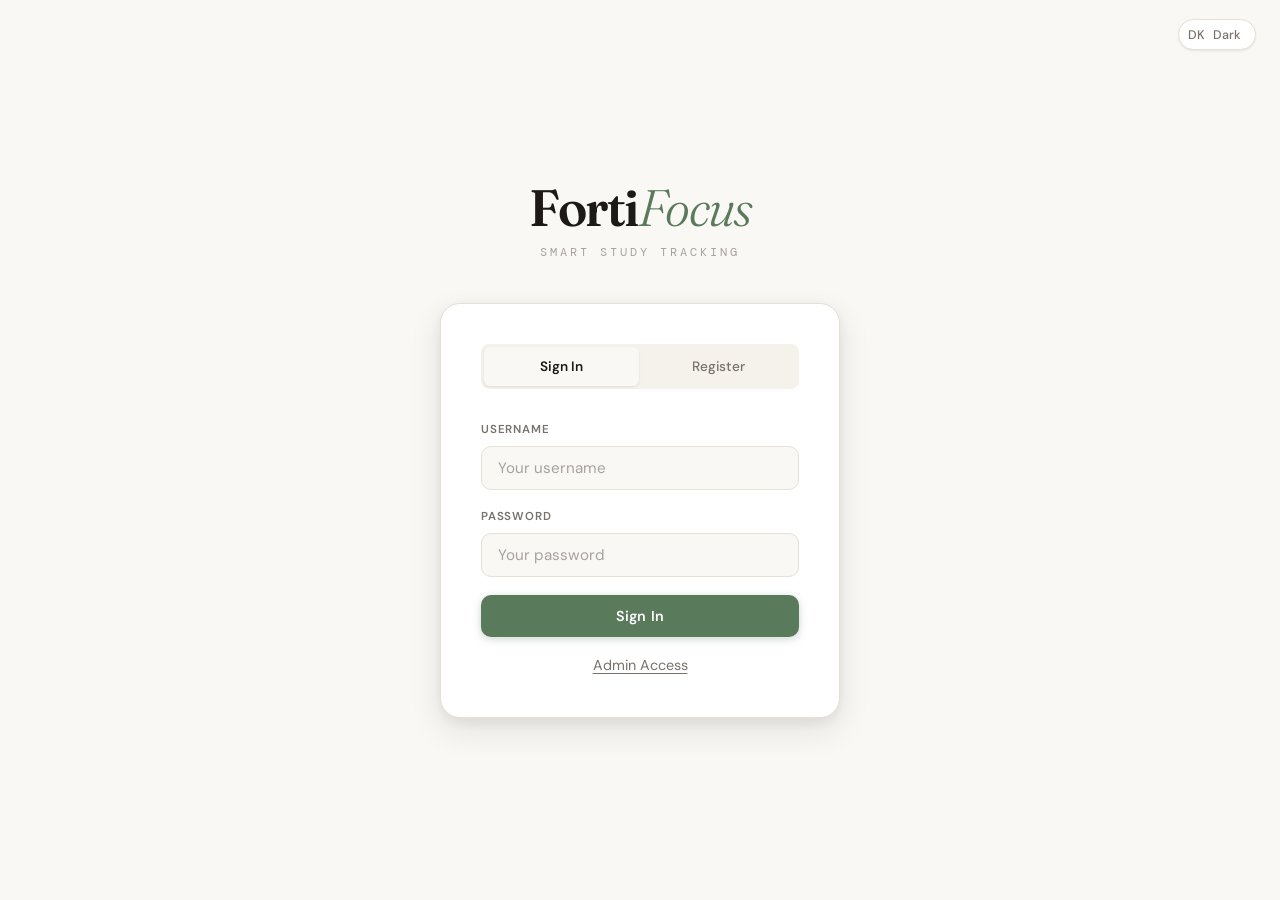
<file: index.html>
﻿<!DOCTYPE html>
<html lang="en">
<head>
<meta charset="UTF-8">
<meta name="viewport" content="width=device-width, initial-scale=1.0">
<title>FortiFocus &ndash; Smart Study Tracker</title>
<link href="https://fonts.googleapis.com/css2?family=DM+Sans:wght@400;500;600;700&family=DM+Mono:wght@400;500&family=Fraunces:opsz,wght@9..144,300;9..144,400;9..144,600&display=swap" rel="stylesheet">
<link rel="stylesheet" href="style.css">
</head>
<body>

<div id="authScreen" class="screen active">
  <button class="auth-theme-btn" onclick="toggleTheme()" id="authThemeBtn">
    <span id="authThemeIcon">TH</span> <span id="authThemeLabel">Dark</span>
  </button>
  <div class="brand-lockup">
    <h1>Forti<em>Focus</em></h1>
    <p class="tagline">Smart Study Tracking</p>
  </div>
  <div class="auth-card">
    <div class="auth-tabs">
      <div class="auth-tab active" onclick="switchTab('login')">Sign In</div>
      <div class="auth-tab" onclick="switchTab('register')">Register</div>
    </div>
    <div id="loginForm" class="auth-form active">
      <div class="form-group">
        <label>Username</label>
        <input type="text" id="loginUser" placeholder="Your username">
      </div>
      <div class="form-group">
        <label>Password</label>
        <input type="password" id="loginPass" placeholder="Your password" onkeydown="if(event.key==='Enter')handleLogin()">
      </div>
      <div class="error-msg" id="loginError"></div>
      <button class="btn btn-primary" onclick="handleLogin()">Sign In</button>
    </div>
    <div id="registerForm" class="auth-form">
      <div class="form-group">
        <label>Username</label>
        <input type="text" id="regUser" placeholder="Choose a username">
      </div>
      <div class="form-group">
        <label>Email</label>
        <input type="email" id="regEmail" placeholder="you@email.com">
      </div>
      <div class="form-group">
        <label>Password</label>
        <input type="password" id="regPass" placeholder="Create a password (6+ chars)">
      </div>
      <div class="form-group">
        <label>Confirm Password</label>
        <input type="password" id="regPass2" placeholder="Repeat password">
      </div>
      <div class="error-msg" id="registerError"></div>
      <button class="btn btn-primary" onclick="handleRegister()">Create Account</button>
    </div>
    <div class="admin-entry">
      <button class="admin-link-btn" onclick="openAdminAuth()">Admin Access</button>
    </div>
  </div>
</div>

<div id="adminAuthScreen" class="admin-auth-screen">
  <div class="admin-auth-card">
    <div class="admin-auth-head">
      <h2>Admin Authentication</h2>
      <p>Sign in as administrator to open the dashboard.</p>
    </div>
    <div class="form-group">
      <label>Admin Username</label>
      <input type="text" id="adminUser" placeholder="admin">
    </div>
    <div class="form-group">
      <label>Admin Password</label>
      <input type="password" id="adminPass" placeholder="Enter admin password" onkeydown="if(event.key==='Enter')handleAdminLogin()">
    </div>
    <div class="error-msg" id="adminError"></div>
    <div class="admin-auth-actions">
      <button class="btn btn-ghost" onclick="closeAdminAuth()">Back</button>
      <button class="btn btn-primary" onclick="handleAdminLogin()">Open Dashboard</button>
    </div>
  </div>
</div>

<div id="appScreen" class="screen">
  <div class="topbar">
    <div class="topbar-brand">Forti<em>Focus</em></div>
    <div class="topbar-user">
      <div class="user-chip">Signed in as <strong id="topUser">&mdash;</strong></div>
      <div class="theme-toggle-wrap">
        <span class="theme-icon" id="topThemeIcon">TH</span>
        <button class="theme-toggle" onclick="toggleTheme()" id="topThemeToggle" title="Toggle dark/light mode"></button>
      </div>
      <button class="btn btn-ghost btn-sm" onclick="handleLogout()">Logout</button>
    </div>
  </div>
  <div class="nav-bar">
    <div class="nav-tab active" onclick="goPage('dashboard')">Dashboard</div>
    <div class="nav-tab" onclick="goPage('timer')">Focus Timer</div>
    <div class="nav-tab" onclick="goPage('history')">History</div>
    <div class="nav-tab" onclick="goPage('streaks')">Streaks</div>
    <div class="nav-tab" onclick="goPage('chat')">Study Chat</div>
  </div>

  <div id="dashboardPage" class="page active">
    <div class="page-header">
      <h2>Good to see you <em id="dashGreeting"></em></h2>
      <p>Here's your productivity at a glance</p>
    </div>
    <div class="stats-grid">
      <div class="stat-card stat-streak">
        <div class="s-label">Current Streak</div>
        <div class="s-value" id="statStreak">0</div>
        <div class="s-sub">consecutive days</div>
      </div>
      <div class="stat-card stat-total">
        <div class="s-label">Total Sessions</div>
        <div class="s-value" id="statTotal">0</div>
        <div class="s-sub">all time</div>
      </div>
      <div class="stat-card stat-time">
        <div class="s-label">Focus Time</div>
        <div class="s-value" id="statTime">0</div>
        <div class="s-sub">minutes focused</div>
      </div>
      <div class="stat-card stat-success">
        <div class="s-label">Success Rate</div>
        <div class="s-value" id="statRate">0%</div>
        <div class="s-sub" id="statRateSub">no sessions yet</div>
        <div class="progress-bar"><div class="progress-fill" id="rateFill" style="width:0%"></div></div>
      </div>
    </div>
    <div class="section-heading">Recent Sessions</div>
    <div id="recentList" class="history-list"></div>
  </div>

  <div id="timerPage" class="page">
    <div class="page-header">
      <h2>Focus <em>Timer</em></h2>
      <p>Set your session and start focusing</p>
    </div>
    <div class="timer-layout">
      <div class="timer-card">
        <div class="timer-label">Session Timer</div>
        <div class="ring-wrap">
          <svg width="190" height="190" viewBox="0 0 190 190">
            <circle class="ring-bg" cx="95" cy="95" r="85"/>
            <circle class="ring-fg" id="ringFg" cx="95" cy="95" r="85"/>
          </svg>
          <div class="ring-center">
            <div class="ring-time" id="ringTime">25:00</div>
            <div class="ring-phase" id="ringPhase">ready</div>
          </div>
        </div>
        <div class="dur-row" id="durRow">
          <button class="dur-btn" onclick="pickDur(15,this)">15m</button>
          <button class="dur-btn active" onclick="pickDur(25,this)">25m</button>
          <button class="dur-btn" onclick="pickDur(30,this)">30m</button>
          <button class="dur-btn" onclick="pickDur(45,this)">45m</button>
          <button class="dur-btn" onclick="pickDur(60,this)">60m</button>
        </div>
        <div class="timer-btns">
          <button class="btn btn-primary" id="startBtn" onclick="startTimer()">Start</button>
          <button class="btn btn-danger" id="stopBtn" style="display:none" onclick="stopTimer()">Stop</button>
        </div>
      </div>
      <div class="session-panel">
        <div class="panel-label">Session Details</div>
        <div class="form-group">
          <label>Subject / Task</label>
          <input class="subject-field" type="text" id="sessSubject" placeholder="e.g. Math Chapter 3, Python review...">
        </div>
        <div>
          <div class="panel-label" style="margin-bottom:.5rem">Status</div>
          <div class="pill pill-idle" id="sessStatus"><span class="dot"></span> IDLE</div>
        </div>
        <div class="divider"></div>
        <div class="panel-label">Completed today</div>
        <div class="today-big" id="todayCount">0</div>
        <div style="font-size:.75rem;color:var(--ink-4);margin-top:.2rem">sessions finished</div>
      </div>
    </div>
  </div>

  <div id="historyPage" class="page">
    <div class="page-header">
      <h2>Session <em>History</em></h2>
      <p>Every study session you've logged</p>
    </div>
    <div id="historyList" class="history-list"></div>
  </div>

  <div id="streaksPage" class="page">
    <div class="page-header">
      <h2>Streak <em>Tracker</em></h2>
      <p>Stay consistent, build momentum</p>
    </div>
    <div class="stats-grid" style="max-width:640px;margin-bottom:2rem">
      <div class="stat-card stat-streak">
        <div class="s-label">Current Streak</div>
        <div class="s-value" id="strkCur">0</div>
        <div class="s-sub">days</div>
      </div>
      <div class="stat-card">
        <div class="s-label">Best Streak</div>
        <div class="s-value" id="strkBest">0</div>
        <div class="s-sub">days</div>
      </div>
      <div class="stat-card stat-time">
        <div class="s-label">Active Days</div>
        <div class="s-value" id="strkActive">0</div>
        <div class="s-sub">days studied</div>
      </div>
    </div>
    <div class="section-heading">Last 60 Days</div>
    <div class="streak-grid" id="streakGrid"></div>
    <div class="streak-legend">
      <div class="legend-item"><div class="legend-swatch" style="background:rgba(90,122,92,.5);border:1px solid var(--sage)"></div>Studied</div>
      <div class="legend-item"><div class="legend-swatch" style="background:var(--paper-2);border:1px solid var(--border)"></div>No session</div>
      <div class="legend-item"><div class="legend-swatch" style="background:var(--paper-2);border:2px solid var(--amber)"></div>Today</div>
    </div>
  </div>

  <div id="chatPage" class="page">
    <div class="page-header">
      <h2>Study <em>Chat</em></h2>
      <p>Your personal study assistant &mdash; powered by SEMAJ</p>
    </div>
    <div class="chat-wrap">
      <div class="chat-head">
        <div class="bot-orb">AI</div>
        <div>
          <div class="bot-name-text">SEMAJ AI</div>
          <div class="bot-online">LIVE</div>
        </div>
      </div>
      <div class="chat-msgs" id="chatMsgs">
        <div class="msg bot">
          <div class="msg-av">AI</div>
          <div class="msg-bub">
            Hi there! I'm <strong>SEMAJ AI</strong>, your personal study assistant.<br><br>
            I can help with study strategies, time management, subject questions, and keeping you motivated. What's on your mind?
          </div>
        </div>
      </div>
      <div class="chat-foot">
        <textarea class="chat-input" id="chatInput" rows="1"
          placeholder="Ask me anything about studying..."
          onkeydown="chatKey(event)"
          oninput="autoResize(this)"></textarea>
        <button class="send-btn" onclick="sendChat()">Send</button>
      </div>
    </div>
  </div>

</div>

<script src="index.js"></script>
</body>
</html>
</file>
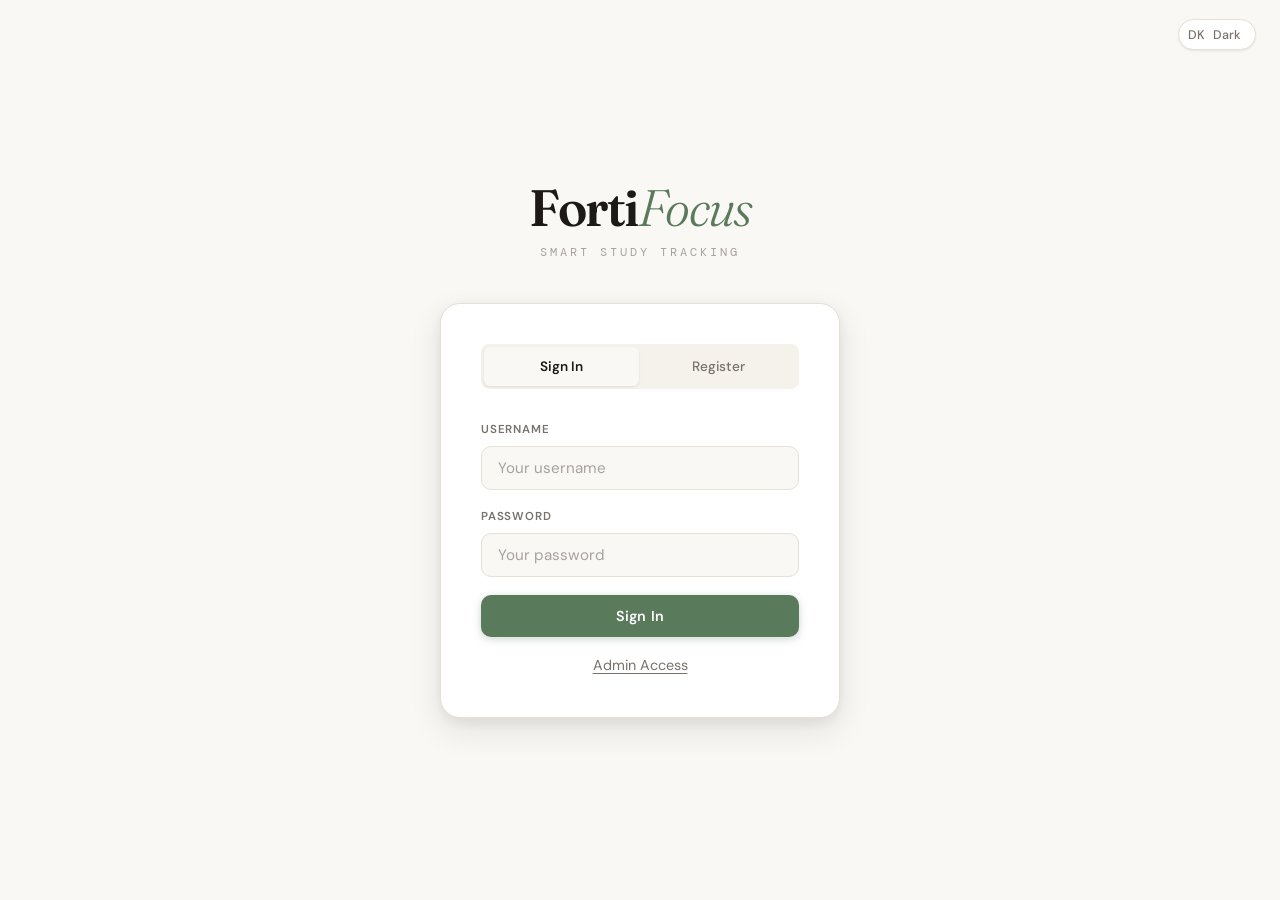
<file: admin.html>
﻿<!DOCTYPE html>
<html lang="en">
<head>
<meta charset="UTF-8">
<meta name="viewport" content="width=device-width, initial-scale=1.0">
<title>FortiFocus - Admin Dashboard</title>
<link href="https://fonts.googleapis.com/css2?family=DM+Sans:wght@400;500;600;700&family=DM+Mono:wght@400;500&family=Fraunces:opsz,wght@9..144,300;9..144,400;9..144,600&display=swap" rel="stylesheet">
<link rel="stylesheet" href="style.css">
</head>
<body>
<div id="adminApp">
  <div class="topbar">
    <div class="topbar-left">
      <div class="topbar-brand">Forti<em>Focus</em></div>
      <div class="admin-pill">Admin</div>
    </div>
    <div class="topbar-right">
      <div class="theme-toggle-wrap">
        <span class="theme-icon" id="themeIcon">TH</span>
        <button class="theme-toggle" id="themeToggle" onclick="toggleTheme()" title="Toggle dark/light mode"></button>
      </div>
      <div class="last-refresh" id="lastRefresh">-</div>
      <button class="refresh-btn" onclick="loadData()">Refresh</button>
      <button class="logout-btn" onclick="adminLogout()">Logout</button>
    </div>
  </div>

  <div class="content">
    <div class="kpi-grid" id="kpiGrid">
      <div class="kpi k1">
        <div class="kpi-label">Total Users</div>
        <div class="kpi-val" id="kpiUsers">0</div>
        <div class="kpi-sub">registered accounts</div>
      </div>
      <div class="kpi k2">
        <div class="kpi-label">Total Sessions</div>
        <div class="kpi-val" id="kpiSessions">0</div>
        <div class="kpi-sub">all time</div>
      </div>
      <div class="kpi k3">
        <div class="kpi-label">Completed</div>
        <div class="kpi-val" id="kpiCompleted">0</div>
        <div class="kpi-sub" id="kpiRate">-</div>
      </div>
      <div class="kpi k4">
        <div class="kpi-label">Total Focus</div>
        <div class="kpi-val" id="kpiFocus">0</div>
        <div class="kpi-sub">minutes</div>
      </div>
      <div class="kpi k5">
        <div class="kpi-label">Active Today</div>
        <div class="kpi-val" id="kpiToday">0</div>
        <div class="kpi-sub">users with sessions today</div>
      </div>
    </div>

    <div class="sec-header">
      <div class="sec-title">Registered Users <span id="userCount"></span></div>
    </div>
    <div class="controls">
      <input class="search-box" type="text" id="searchInput" placeholder="Search by username or email" oninput="renderTable()">
      <select class="filter-select" id="sortSelect" onchange="renderTable()">
        <option value="newest">Sort: Newest First</option>
        <option value="oldest">Sort: Oldest First</option>
        <option value="sessions_desc">Sort: Most Sessions</option>
        <option value="streak_desc">Sort: Highest Streak</option>
        <option value="alpha">Sort: A to Z</option>
      </select>
      <select class="filter-select" id="filterActive" onchange="renderTable()">
        <option value="all">All Users</option>
        <option value="active">Active Today</option>
        <option value="inactive">Inactive</option>
      </select>
    </div>
    <div class="table-wrap">
      <table>
        <thead>
          <tr>
            <th>User</th>
            <th>Email</th>
            <th>Registered</th>
            <th>Sessions</th>
            <th>Focus Time</th>
            <th>Streak</th>
            <th>Success %</th>
            <th>Last Active</th>
            <th>Actions</th>
          </tr>
        </thead>
        <tbody id="userTableBody"></tbody>
      </table>
    </div>

    <div class="sec-header">
      <div class="sec-title">All Sessions Log <span id="sessionCount"></span></div>
    </div>
    <div class="log-filters">
      <input class="search-box" type="text" id="sessSearch" placeholder="Search by user or subject" oninput="renderSessionLog()">
      <select class="filter-select" id="sessStatusFilter" onchange="renderSessionLog()">
        <option value="all">All Statuses</option>
        <option value="completed">Completed</option>
        <option value="interrupted">Interrupted</option>
      </select>
      <select class="filter-select" id="sessUserFilter" onchange="renderSessionLog()">
        <option value="all">All Users</option>
      </select>
    </div>
    <div class="table-wrap">
      <table>
        <thead>
          <tr>
            <th>User</th>
            <th>Subject</th>
            <th>Date &amp; Time</th>
            <th>Planned</th>
            <th>Actual</th>
            <th>Status</th>
          </tr>
        </thead>
        <tbody id="sessionLogBody"></tbody>
      </table>
    </div>
  </div>
</div>

<div class="modal-overlay" id="userModal">
  <div class="modal">
    <div class="modal-header">
      <div style="display:flex;align-items:center;gap:.75rem;">
        <div class="avatar" id="modalAvatar" style="width:40px;height:40px;font-size:1rem;"></div>
        <div>
          <h3 id="modalName">-</h3>
          <div style="font-size:.72rem;color:var(--ink-4);font-family:'DM Mono',monospace;" id="modalEmail">-</div>
        </div>
      </div>
      <button class="modal-close" onclick="closeModal()">x</button>
    </div>
    <div class="modal-body">
      <div class="modal-stats" id="modalStats"></div>
      <div class="modal-sec">Session History</div>
      <div class="sess-list" id="modalSessions"></div>
    </div>
  </div>
</div>

<div class="confirm-overlay" id="confirmOverlay">
  <div class="confirm-box">
    <div class="confirm-icon">Delete</div>
    <h3>Delete User?</h3>
    <p id="confirmMsg">This will permanently remove the user and all their session data.</p>
    <div class="confirm-actions">
      <button class="btn-cancel" onclick="closeConfirm()">Cancel</button>
      <button class="btn-confirm-del" onclick="confirmDelete()">Yes, Delete</button>
    </div>
  </div>
</div>

<script src="admin.js"></script>
</body>
</html>
</file>
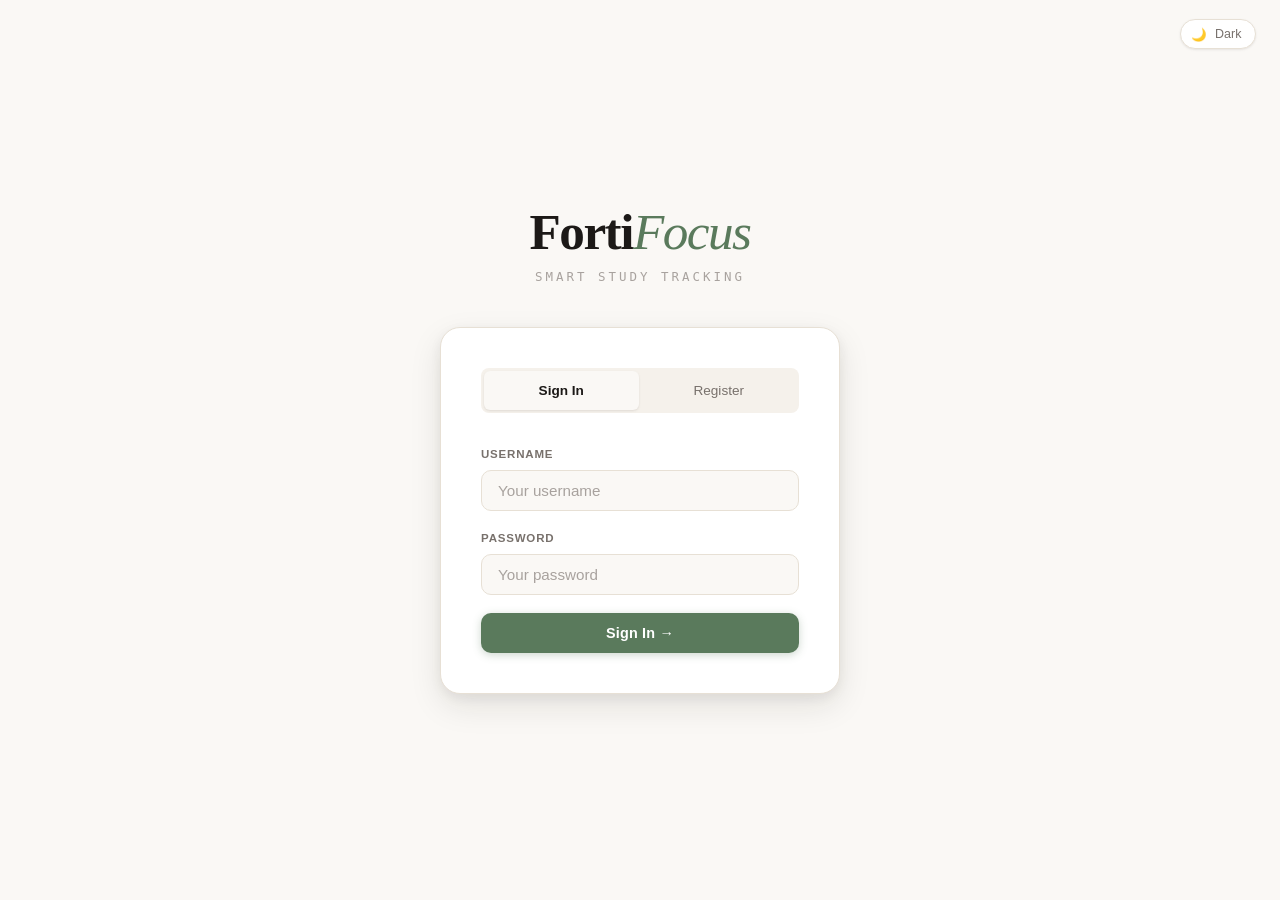
<file: Fortifocus.html>
<!DOCTYPE html>
<html lang="en">
<head>
<meta charset="UTF-8">
<meta name="viewport" content="width=device-width, initial-scale=1.0">
<title>FortiFocus – Smart Study Tracker</title>
<link rel="stylesheet" href="style.css">
<style>

</style>

</head>
<body>

<!-- ── AUTH ── -->
<div id="authScreen" class="screen active">
  <button class="auth-theme-btn" onclick="toggleTheme()" id="authThemeBtn">
    <span id="authThemeIcon">🌙</span> <span id="authThemeLabel">Dark</span>
  </button>
  <div class="brand-lockup">
    <h1>Forti<em>Focus</em></h1>
    <p class="tagline">Smart Study Tracking</p>
  </div>
  <div class="auth-card">
    <div class="auth-tabs">
      <div class="auth-tab active" onclick="switchTab('login')">Sign In</div>
      <div class="auth-tab" onclick="switchTab('register')">Register</div>
    </div>
    <!-- Login -->
    <div id="loginForm" class="auth-form active">
      <div class="form-group">
        <label>Username</label>
        <input type="text" id="loginUser" placeholder="Your username">
      </div>
      <div class="form-group">
        <label>Password</label>
        <input type="password" id="loginPass" placeholder="Your password" onkeydown="if(event.key==='Enter')handleLogin()">
      </div>
      <div class="error-msg" id="loginError"></div>
      <button class="btn btn-primary" onclick="handleLogin()">Sign In →</button>
    </div>
    <!-- Register -->
    <div id="registerForm" class="auth-form">
      <div class="form-group">
        <label>Username</label>
        <input type="text" id="regUser" placeholder="Choose a username">
      </div>
      <div class="form-group">
        <label>Email</label>
        <input type="email" id="regEmail" placeholder="you@email.com">
      </div>
      <div class="form-group">
        <label>Password</label>
        <input type="password" id="regPass" placeholder="Create a password (6+ chars)">
      </div>
      <div class="form-group">
        <label>Confirm Password</label>
        <input type="password" id="regPass2" placeholder="Repeat password">
      </div>
      <div class="error-msg" id="registerError"></div>
      <button class="btn btn-primary" onclick="handleRegister()">Create Account →</button>
    </div>
  </div>
</div>

<!-- ── APP ── -->
<div id="appScreen" class="screen">
  <div class="topbar">
    <div class="topbar-brand">Forti<em>Focus</em></div>
    <div class="topbar-user">
      <div class="user-chip">Signed in as <strong id="topUser">—</strong></div>
      <div class="theme-toggle-wrap">
        <span class="theme-icon" id="topThemeIcon">🌙</span>
        <button class="theme-toggle" onclick="toggleTheme()" id="topThemeToggle" title="Toggle dark/light mode"></button>
      </div>
      <button class="btn btn-ghost btn-sm" onclick="handleLogout()">Logout</button>
    </div>
  </div>
  <div class="nav-bar">
    <div class="nav-tab active"  onclick="goPage('dashboard')">Dashboard</div>
    <div class="nav-tab"         onclick="goPage('timer')">Focus Timer</div>
    <div class="nav-tab"         onclick="goPage('history')">History</div>
    <div class="nav-tab"         onclick="goPage('streaks')">Streaks</div>
    <div class="nav-tab"         onclick="goPage('chat')">✦ AI Chat</div>
  </div>

  <!-- DASHBOARD -->
  <div id="dashboardPage" class="page active">
    <div class="page-header">
      <h2>Good to see you <em id="dashGreeting"></em></h2>
      <p>Here's your productivity at a glance</p>
    </div>
    <div class="stats-grid">
      <div class="stat-card stat-streak">
        <div class="s-label"><span class="s-icon">🔥</span>Current Streak</div>
        <div class="s-value" id="statStreak">0</div>
        <div class="s-sub">consecutive days</div>
      </div>
      <div class="stat-card stat-total">
        <div class="s-label"><span class="s-icon">📚</span>Total Sessions</div>
        <div class="s-value" id="statTotal">0</div>
        <div class="s-sub">all time</div>
      </div>
      <div class="stat-card stat-time">
        <div class="s-label"><span class="s-icon">⏱</span>Focus Time</div>
        <div class="s-value" id="statTime">0</div>
        <div class="s-sub">minutes focused</div>
      </div>
      <div class="stat-card stat-success">
        <div class="s-label"><span class="s-icon">✓</span>Success Rate</div>
        <div class="s-value" id="statRate">0%</div>
        <div class="s-sub" id="statRateSub">no sessions yet</div>
        <div class="progress-bar"><div class="progress-fill" id="rateFill" style="width:0%"></div></div>
      </div>
    </div>
    <div class="section-heading">Recent Sessions</div>
    <div id="recentList" class="history-list"></div>
  </div>

  <!-- TIMER -->
  <div id="timerPage" class="page">
    <div class="page-header">
      <h2>Focus <em>Timer</em></h2>
      <p>Set your session and start focusing</p>
    </div>
    <div class="timer-layout">
      <div class="timer-card">
        <div class="timer-label">⏱ Session Timer</div>
        <div class="ring-wrap">
          <svg width="190" height="190" viewBox="0 0 190 190">
            <circle class="ring-bg" cx="95" cy="95" r="85"/>
            <circle class="ring-fg" id="ringFg" cx="95" cy="95" r="85"/>
          </svg>
          <div class="ring-center">
            <div class="ring-time" id="ringTime">25:00</div>
            <div class="ring-phase" id="ringPhase">ready</div>
          </div>
        </div>
        <div class="dur-row" id="durRow">
          <button class="dur-btn" onclick="pickDur(15,this)">15m</button>
          <button class="dur-btn active" onclick="pickDur(25,this)">25m</button>
          <button class="dur-btn" onclick="pickDur(30,this)">30m</button>
          <button class="dur-btn" onclick="pickDur(45,this)">45m</button>
          <button class="dur-btn" onclick="pickDur(60,this)">60m</button>
        </div>
        <div class="timer-btns">
          <button class="btn btn-primary" id="startBtn" onclick="startTimer()">▶ Start</button>
          <button class="btn btn-danger" id="stopBtn" style="display:none" onclick="stopTimer()">⏹ Stop</button>
        </div>
      </div>
      <div class="session-panel">
        <div class="panel-label">📝 Session Details</div>
        <div class="form-group">
          <label>Subject / Task</label>
          <input class="subject-field" type="text" id="sessSubject" placeholder="e.g. Math Chapter 3, Python review…">
        </div>
        <div>
          <div class="panel-label" style="margin-bottom:.5rem">Status</div>
          <div class="pill pill-idle" id="sessStatus"><span class="dot"></span> IDLE</div>
        </div>
        <div class="divider"></div>
        <div class="panel-label">Completed today</div>
        <div class="today-big" id="todayCount">0</div>
        <div style="font-size:.75rem;color:var(--ink-4);margin-top:.2rem">sessions finished</div>
      </div>
    </div>
  </div>

  <!-- HISTORY -->
  <div id="historyPage" class="page">
    <div class="page-header">
      <h2>Session <em>History</em></h2>
      <p>Every study session you've logged</p>
    </div>
    <div id="historyList" class="history-list"></div>
  </div>

  <!-- STREAKS -->
  <div id="streaksPage" class="page">
    <div class="page-header">
      <h2>Streak <em>Tracker</em></h2>
      <p>Stay consistent, build momentum</p>
    </div>
    <div class="stats-grid" style="max-width:640px;margin-bottom:2rem">
      <div class="stat-card stat-streak">
        <div class="s-label">🔥 Current Streak</div>
        <div class="s-value" id="strkCur">0</div>
        <div class="s-sub">days</div>
      </div>
      <div class="stat-card">
        <div class="s-label">🏆 Best Streak</div>
        <div class="s-value" id="strkBest">0</div>
        <div class="s-sub">days</div>
      </div>
      <div class="stat-card stat-time">
        <div class="s-label">📅 Active Days</div>
        <div class="s-value" id="strkActive">0</div>
        <div class="s-sub">days studied</div>
      </div>
    </div>
    <div class="section-heading">Last 60 Days</div>
    <div class="streak-grid" id="streakGrid"></div>
    <div class="streak-legend">
      <div class="legend-item"><div class="legend-swatch" style="background:rgba(90,122,92,.5);border:1px solid var(--sage)"></div>Studied</div>
      <div class="legend-item"><div class="legend-swatch" style="background:var(--paper-2);border:1px solid var(--border)"></div>No session</div>
      <div class="legend-item"><div class="legend-swatch" style="background:var(--paper-2);border:2px solid var(--amber)"></div>Today</div>
    </div>
  </div>

  <!-- CHAT -->
  <div id="chatPage" class="page">
    <div class="page-header">
      <h2>✦ AI <em>Chat</em></h2>
      <p>Your personal study assistant — powered by SEMAJ</p>
    </div>
    <div id="apiNotice" class="key-notice show">
      ⚠ No API key configured. Paste your Anthropic API key below to enable AI responses.
    </div>
    <div class="key-row">
      <input type="password" class="key-input" id="apiKeyInput" placeholder="Paste your Anthropic API key here (sk-ant-...)">
      <button class="btn btn-primary btn-sm" onclick="saveKey()">Save Key</button>
    </div>
    <div class="chat-wrap">
      <div class="chat-head">
        <div class="bot-orb">🧠</div>
        <div>
          <div class="bot-name-text">SEMAJ AI</div>
          <div class="bot-online">● online</div>
        </div>
      </div>
      <div class="chat-msgs" id="chatMsgs">
        <div class="msg bot">
          <div class="msg-av">🧠</div>
          <div class="msg-bub">
            Hi there! I'm <strong>SEMAJ AI</strong>, your personal study assistant. 👋<br><br>
            I can help with study strategies, time management, subject questions, and keeping you motivated. What's on your mind?
          </div>
        </div>
      </div>
      <div class="chat-foot">
        <textarea class="chat-input" id="chatInput" rows="1"
          placeholder="Ask me anything about studying…"
          onkeydown="chatKey(event)"
          oninput="autoResize(this)"></textarea>
        <button class="send-btn" onclick="sendChat()">➤</button>
      </div>
    </div>
  </div>

</div><!-- /appScreen -->

<script>
/* ─── THEME ─── */
let isDark = DB_theme_get();
function DB_theme_get(){ return localStorage.getItem('ff_theme')==='dark'; }
function applyTheme(dark){
  document.documentElement.setAttribute('data-theme', dark ? 'dark' : 'light');
  const icon = dark ? '☀️' : '🌙';
  const label = dark ? 'Light' : 'Dark';
  const ti = document.getElementById('topThemeIcon');
  const ai = document.getElementById('authThemeIcon');
  const al = document.getElementById('authThemeLabel');
  if(ti) ti.textContent = icon;
  if(ai) ai.textContent = icon;
  if(al) al.textContent = label;
}
function toggleTheme(){
  isDark = !isDark;
  localStorage.setItem('ff_theme', isDark ? 'dark' : 'light');
  applyTheme(isDark);
}
applyTheme(isDark);

/* ─── DATA ─── */
const DB = {
  get(k,d=null){ const v=localStorage.getItem('ff_'+k); return v?JSON.parse(v):d; },
  set(k,v){ localStorage.setItem('ff_'+k,JSON.stringify(v)); },
  del(k){ localStorage.removeItem('ff_'+k); }
};

let users = DB.get('users', {});
let sessions = DB.get('sessions', {});
let currentUser = DB.get('currentUser', null);
let apiKey = DB.get('apiKey', '');

/* ─── AUTH ─── */
function switchTab(t) {
  document.querySelectorAll('.auth-tab').forEach((el,i)=>el.classList.toggle('active',i===(t==='login'?0:1)));
  document.getElementById('loginForm').classList.toggle('active', t==='login');
  document.getElementById('registerForm').classList.toggle('active', t==='register');
}
function showErr(id,msg){const e=document.getElementById(id);e.textContent=msg;e.classList.add('show');}
function clearErr(id){document.getElementById(id).classList.remove('show');}

function handleLogin(){
  clearErr('loginError');
  const u=document.getElementById('loginUser').value.trim();
  const p=document.getElementById('loginPass').value;
  if(!u||!p){showErr('loginError','Please fill all fields.');return;}
  if(!users[u]){showErr('loginError','User not found.');return;}
  if(users[u].pass!==btoa(p)){showErr('loginError','Incorrect password.');return;}
  loginAs(u);
}
function handleRegister(){
  clearErr('registerError');
  const u=document.getElementById('regUser').value.trim();
  const e=document.getElementById('regEmail').value.trim();
  const p=document.getElementById('regPass').value;
  const p2=document.getElementById('regPass2').value;
  if(!u||!e||!p||!p2){showErr('registerError','Please fill all fields.');return;}
  if(p!==p2){showErr('registerError','Passwords do not match.');return;}
  if(p.length<6){showErr('registerError','Password must be 6+ characters.');return;}
  if(users[u]){showErr('registerError','Username already taken.');return;}
  users[u]={email:e,pass:btoa(p),joined:new Date().toISOString()};
  sessions[u]=[];
  DB.set('users',users);DB.set('sessions',sessions);
  loginAs(u);
}
function loginAs(u){
  currentUser=u; DB.set('currentUser',u);
  if(!sessions[u])sessions[u]=[];
  document.getElementById('authScreen').classList.remove('active');
  document.getElementById('appScreen').classList.add('active');
  document.getElementById('topUser').textContent=u;
  document.getElementById('dashGreeting').textContent=u;
  renderAll();
  goPage('dashboard');
}
function handleLogout(){
  currentUser=null; DB.del('currentUser');
  clearTimer();
  document.getElementById('authScreen').classList.add('active');
  document.getElementById('appScreen').classList.remove('active');
  document.getElementById('loginUser').value='';
  document.getElementById('loginPass').value='';
  goPage('dashboard');
}

/* ─── NAV ─── */
function goPage(name){
  document.querySelectorAll('.nav-tab').forEach(t=>t.classList.remove('active'));
  document.querySelectorAll('.page').forEach(p=>p.classList.remove('active'));
  const pages=['dashboard','timer','history','streaks','chat'];
  document.querySelectorAll('.nav-tab')[pages.indexOf(name)]?.classList.add('active');
  document.getElementById(name+'Page').classList.add('active');
  if(name==='dashboard')renderDash();
  if(name==='history')renderHistory();
  if(name==='streaks')renderStreaks();
  if(name==='timer')renderTodayCount();
}

/* ─── TIMER ─── */
let tInterval=null, tSec=0, tTotal=0, tRunning=false, tDur=25;

function pickDur(m,el){
  if(tRunning)return;
  tDur=m; tSec=m*60; tTotal=m*60;
  document.querySelectorAll('.dur-btn').forEach(b=>b.classList.remove('active'));
  el.classList.add('active');
  updateDisplay(); setRing(1);
}
function startTimer(){
  if(tRunning)return;
  tRunning=true; tSec=tDur*60; tTotal=tSec;
  document.getElementById('startBtn').style.display='none';
  document.getElementById('stopBtn').style.display='';
  document.getElementById('durRow').style.opacity='.45';
  document.getElementById('ringPhase').textContent='focusing';
  setStatusPill('running');
  tInterval=setInterval(()=>{
    tSec--;
    updateDisplay();
    setRing(tSec/tTotal);
    if(tSec<=0) completeTimer();
  },1000);
}
function stopTimer(){
  clearInterval(tInterval); tRunning=false;
  const elapsed=Math.max(1,Math.floor((tTotal-tSec)/60));
  logSess(elapsed,'interrupted');
  resetTimerUI();
  showToast('Session interrupted. Keep at it! 💪','danger');
}
function completeTimer(){
  clearInterval(tInterval); tRunning=false;
  logSess(tDur,'completed');
  resetTimerUI();
  showToast('Session complete! Great work! 🎉','success');
}
function clearTimer(){
  clearInterval(tInterval); tRunning=false;
  tSec=tDur*60; tTotal=tSec; resetTimerUI();
}
function resetTimerUI(){
  tSec=tDur*60; tTotal=tSec;
  document.getElementById('startBtn').style.display='';
  document.getElementById('stopBtn').style.display='none';
  document.getElementById('durRow').style.opacity='1';
  document.getElementById('ringPhase').textContent='ready';
  setStatusPill('idle');
  updateDisplay(); setRing(1); renderTodayCount();
}
function updateDisplay(){
  const m=Math.floor(tSec/60).toString().padStart(2,'0');
  const s=(tSec%60).toString().padStart(2,'0');
  document.getElementById('ringTime').textContent=`${m}:${s}`;
}
function setRing(frac){
  const c=2*Math.PI*85;
  document.getElementById('ringFg').style.strokeDashoffset=c*(1-frac);
}
function setStatusPill(s){
  const el=document.getElementById('sessStatus');
  const map={running:'pill-running',idle:'pill-idle',completed:'pill-completed',interrupted:'pill-interrupted'};
  const labels={running:'RUNNING',idle:'IDLE',completed:'COMPLETED',interrupted:'INTERRUPTED'};
  el.className='pill '+map[s];
  el.innerHTML=`<span class="dot"></span> ${labels[s]}`;
}
function renderTodayCount(){
  const today=new Date().toDateString();
  const n=(sessions[currentUser]||[]).filter(x=>new Date(x.date).toDateString()===today&&x.status==='completed').length;
  document.getElementById('todayCount').textContent=n;
}

/* ─── LOG ─── */
function logSess(dur,status){
  const sub=document.getElementById('sessSubject').value.trim()||'Untitled Session';
  const s={id:Date.now(),subject:sub,duration:dur,status,date:new Date().toISOString(),planned:tDur};
  if(!sessions[currentUser])sessions[currentUser]=[];
  sessions[currentUser].unshift(s);
  DB.set('sessions',sessions);
}

/* ─── RENDER ─── */
function renderAll(){ renderDash(); renderStreaks(); }

function renderDash(){
  if(!currentUser)return;
  const s=sessions[currentUser]||[];
  const done=s.filter(x=>x.status==='completed');
  const mins=done.reduce((a,x)=>a+x.duration,0);
  const rate=s.length?Math.round(done.length/s.length*100):0;
  const streak=calcStreak();
  document.getElementById('statStreak').textContent=streak;
  document.getElementById('statTotal').textContent=s.length;
  document.getElementById('statTime').textContent=mins;
  document.getElementById('statRate').textContent=rate+'%';
  document.getElementById('statRateSub').textContent=`${done.length} of ${s.length} sessions`;
  document.getElementById('rateFill').style.width=rate+'%';
  document.getElementById('dashGreeting').textContent=currentUser;
  const el=document.getElementById('recentList');
  const rec=s.slice(0,5);
  el.innerHTML=rec.length?rec.map(sessHTML).join(''):`<div class="empty-state"><div class="empty-icon">📂</div><p>No sessions yet — start your first focus timer!</p></div>`;
}

function renderHistory(){
  if(!currentUser)return;
  const s=sessions[currentUser]||[];
  const el=document.getElementById('historyList');
  el.innerHTML=s.length?s.map(sessHTML).join(''):`<div class="empty-state"><div class="empty-icon">📂</div><p>No sessions recorded yet.</p></div>`;
}

function sessHTML(x){
  const d=new Date(x.date);
  const dt=d.toLocaleDateString('en-US',{month:'short',day:'numeric',year:'numeric'});
  const tm=d.toLocaleTimeString('en-US',{hour:'2-digit',minute:'2-digit'});
  const pillClass=x.status==='completed'?'pill-completed':x.status==='interrupted'?'pill-interrupted':'pill-idle';
  return`<div class="history-item">
    <div>
      <div class="h-subject">${x.subject}</div>
      <div class="h-meta">${dt} · ${tm}</div>
    </div>
    <div class="h-right">
      <div class="h-dur">${x.duration}m</div>
      <div class="pill ${pillClass}"><span class="dot"></span>${x.status.toUpperCase()}</div>
    </div>
  </div>`;
}

function renderStreaks(){
  if(!currentUser)return;
  const s=sessions[currentUser]||[];
  const cur=calcStreak(), best=calcBest();
  const active=new Set(s.filter(x=>x.status==='completed').map(x=>new Date(x.date).toDateString())).size;
  document.getElementById('strkCur').textContent=cur;
  document.getElementById('strkBest').textContent=best;
  document.getElementById('strkActive').textContent=active;
  const studyDays=new Set(s.filter(x=>x.status==='completed').map(x=>new Date(x.date).toDateString()));
  const today=new Date();
  const grid=document.getElementById('streakGrid');
  const days=[]; for(let i=59;i>=0;i--){const d=new Date(today);d.setDate(today.getDate()-i);days.push(d);}
  grid.innerHTML=days.map(d=>{
    const ds=d.toDateString();
    const isToday=ds===today.toDateString();
    const has=studyDays.has(ds);
    return`<div class="s-day${has?' studied strong':''}${isToday?' today':''}" title="${ds}"></div>`;
  }).join('');
}

function calcStreak(){
  const s=sessions[currentUser]||[];
  const days=new Set(s.filter(x=>x.status==='completed').map(x=>new Date(x.date).toDateString()));
  let n=0;
  for(let i=0;i<365;i++){
    const d=new Date(); d.setDate(d.getDate()-i);
    if(days.has(d.toDateString()))n++;
    else if(i>0)break;
  }
  return n;
}
function calcBest(){
  const s=sessions[currentUser]||[];
  const days=[...new Set(s.filter(x=>x.status==='completed').map(x=>new Date(x.date).toDateString()))]
    .map(d=>new Date(d)).sort((a,b)=>a-b);
  let best=0,cur=0,prev=null;
  for(const d of days){
    if(prev){const diff=(d-prev)/86400000; cur=diff===1?cur+1:1;}else cur=1;
    if(cur>best)best=cur; prev=d;
  }
  return best;
}

/* ─── CHAT ─── */
let chatHist=[];
function saveKey(){
  const k=document.getElementById('apiKeyInput').value.trim();
  if(!k){showToast('Please enter an API key','danger');return;}
  apiKey=k; DB.set('apiKey',k);
  document.getElementById('apiNotice').classList.remove('show');
  showToast('API key saved ✓','success');
}
async function sendChat(){
  const inp=document.getElementById('chatInput');
  const txt=inp.value.trim();
  if(!txt)return;
  inp.value=''; inp.style.height='';
  addMsg('user',txt);
  chatHist.push({role:'user',content:txt});
  const typing=addTyping();
  const key=DB.get('apiKey','');
  if(!key){
    removeEl(typing);
    addMsg('bot','⚠️ No API key configured. Paste your Anthropic API key above and click Save Key.');
    return;
  }
  try{
    const sys=`You are Fortify AI, a warm and encouraging study assistant inside FortiFocus. User: "${currentUser}". Stats: ${getStats()}. Help with study strategies, motivation, time management. Be concise and friendly.`;
    const res=await fetch('https://api.anthropic.com/v1/messages',{
      method:'POST',
      headers:{'Content-Type':'application/json','x-api-key':key,'anthropic-version':'2023-06-01','anthropic-dangerous-direct-browser-access':'true'},
      body:JSON.stringify({model:'claude-sonnet-4-20250514',max_tokens:1000,system:sys,messages:chatHist.slice(-10)})
    });
    const data=await res.json();
    removeEl(typing);
    if(data.error){addMsg('bot','⚠️ API Error: '+data.error.message);return;}
    const reply=data.content?.[0]?.text||'Sorry, no response generated.';
    chatHist.push({role:'assistant',content:reply});
    addMsg('bot',reply);
  }catch(e){
    removeEl(typing);
    addMsg('bot','⚠️ Connection error. Please check your API key.');
  }
}
function getStats(){
  if(!currentUser)return'none';
  const s=sessions[currentUser]||[];
  const done=s.filter(x=>x.status==='completed');
  return`Sessions: ${s.length}, Completed: ${done.length}, Streak: ${calcStreak()} days, Focus: ${done.reduce((a,x)=>a+x.duration,0)}min`;
}
function addMsg(role,text){
  const c=document.getElementById('chatMsgs');
  const d=document.createElement('div');
  d.className='msg '+role;
  const html=text.replace(/\*\*(.*?)\*\*/g,'<strong>$1</strong>').replace(/\n/g,'<br>');
  d.innerHTML=`<div class="msg-av">${role==='user'?'👤':'🧠'}</div><div class="msg-bub">${html}</div>`;
  c.appendChild(d); c.scrollTop=c.scrollHeight;
}
function addTyping(){
  const c=document.getElementById('chatMsgs');
  const d=document.createElement('div');
  d.className='msg bot'; d.id='typing';
  d.innerHTML=`<div class="msg-av">🧠</div><div class="msg-bub"><div class="typing-wrap"><div class="t-dot"></div><div class="t-dot"></div><div class="t-dot"></div></div></div>`;
  c.appendChild(d); c.scrollTop=c.scrollHeight; return d;
}
function removeEl(el){el?.parentNode?.removeChild(el);}
function chatKey(e){if(e.key==='Enter'&&!e.shiftKey){e.preventDefault();sendChat();}}
function autoResize(t){t.style.height='';t.style.height=Math.min(t.scrollHeight,100)+'px';}

/* ─── TOAST ─── */
function showToast(msg,type='success'){
  const t=document.createElement('div');
  t.className='toast '+type; t.textContent=msg;
  document.body.appendChild(t);
  setTimeout(()=>{t.style.opacity='0';t.style.transition='.3s';setTimeout(()=>t.remove(),300);},2800);
}

/* ─── INIT ─── */
updateDisplay(); setRing(1);
const circ=2*Math.PI*85;
document.getElementById('ringFg').style.strokeDasharray=circ;
document.getElementById('ringFg').style.strokeDashoffset=0;
setRing(1);

if(apiKey){document.getElementById('apiKeyInput').value=apiKey;document.getElementById('apiNotice').classList.remove('show');}
if(currentUser&&users[currentUser]){
  loginAs(currentUser);
}
</script>
</body>
</html>
</file>
<file: style.css>
:root {
  --ink:       #1c1917;
  --ink-2:     #44403c;
  --ink-3:     #78716c;
  --ink-4:     #a8a29e;
  --paper:     #faf8f5;
  --paper-2:   #f5f1eb;
  --paper-3:   #ede8df;
  --border:    #e7e0d5;
  --border-2:  #d4cbbf;
  --surface:   #ffffff;
  --surface-2: #ffffff;

  --sage:      #5a7a5c;
  --sage-light:#e8f0e9;
  --sage-mid:  #b5ceb7;
  --amber:     #c17b2a;
  --amber-light:#fdf3e3;
  --amber-mid: #e8c488;
  --clay:      #8b5e52;
  --clay-light:#f5ede9;
  --rose:      #b85c6e;
  --rose-light:#faeef1;
  --sky:       #3d6b8e;
  --sky-light: #e5eef5;

  --radius:    10px;
  --radius-lg: 16px;
  --shadow-sm: 0 1px 3px rgba(28,25,23,.06), 0 1px 2px rgba(28,25,23,.04);
  --shadow:    0 4px 12px rgba(28,25,23,.08), 0 1px 4px rgba(28,25,23,.05);
  --shadow-lg: 0 12px 32px rgba(28,25,23,.10), 0 4px 12px rgba(28,25,23,.06);
}

[data-theme="dark"] {
  --ink:       #f0ece6;
  --ink-2:     #d4cfc8;
  --ink-3:     #9c9488;
  --ink-4:     #6b6460;
  --paper:     #18171a;
  --paper-2:   #211f24;
  --paper-3:   #2a2830;
  --border:    #332f38;
  --border-2:  #443f4a;
  --surface:   #211f24;
  --surface-2: #2a2830;

  --sage:      #78a87a;
  --sage-light:rgba(120,168,122,.12);
  --sage-mid:  #4a7a4c;
  --amber:     #d4943a;
  --amber-light:rgba(212,148,58,.12);
  --amber-mid: #8a6020;
  --rose:      #d47080;
  --rose-light:rgba(212,112,128,.12);
  --sky:       #6b9ec0;
  --sky-light: rgba(107,158,192,.12);

  --shadow-sm: 0 1px 3px rgba(0,0,0,.25), 0 1px 2px rgba(0,0,0,.2);
  --shadow:    0 4px 12px rgba(0,0,0,.35), 0 1px 4px rgba(0,0,0,.2);
  --shadow-lg: 0 12px 32px rgba(0,0,0,.45), 0 4px 12px rgba(0,0,0,.25);
}

* { margin:0; padding:0; box-sizing:border-box; transition: background-color .25s, border-color .25s, color .2s; }

body {
  font-family: 'DM Sans', sans-serif;
  background: var(--paper);
  color: var(--ink);
  min-height: 100vh;
  overflow-x: hidden;
  font-size: 15px;
  line-height: 1.6;
}

/* Subtle paper texture overlay */
body::before {
  content: '';
  position: fixed;
  inset: 0;
  background-image:
    radial-gradient(ellipse 90% 60% at 10% 5%, rgba(90,122,92,.05) 0%, transparent 55%),
    radial-gradient(ellipse 70% 50% at 90% 95%, rgba(193,123,42,.04) 0%, transparent 50%);
  pointer-events: none;
  z-index: 0;
}

/* ── SCREENS ── */
.screen { display:none; min-height:100vh; position:relative; z-index:1; }
.screen.active { display:flex; }

/* ── AUTH ── */
#authScreen {
  align-items: center;
  justify-content: center;
  flex-direction: column;
  gap: 2.5rem;
  background: var(--paper);
  padding: 2rem;
}

.brand-lockup { text-align: center; }
.brand-lockup h1 {
  font-family: 'Fraunces', serif;
  font-size: 3.2rem;
  font-weight: 600;
  color: var(--ink);
  letter-spacing: -1.5px;
  line-height: 1;
}
.brand-lockup h1 em {
  font-style: italic;
  font-weight: 300;
  color: var(--sage);
}
.brand-lockup .tagline {
  font-size: .78rem;
  color: var(--ink-4);
  letter-spacing: 3px;
  text-transform: uppercase;
  margin-top: .6rem;
  font-family: 'DM Mono', monospace;
}

.auth-card {
  background: var(--surface);
  border: 1px solid var(--border);
  border-radius: 20px;
  padding: 2.5rem;
  width: 100%;
  max-width: 400px;
  box-shadow: var(--shadow-lg);
}

.auth-tabs {
  display: flex;
  background: var(--paper-2);
  border-radius: 8px;
  padding: 3px;
  margin-bottom: 2rem;
  gap: 3px;
}
.auth-tab {
  flex: 1;
  padding: .55rem;
  text-align: center;
  cursor: pointer;
  font-size: .85rem;
  font-weight: 500;
  color: var(--ink-3);
  border-radius: 6px;
  transition: all .2s;
}
.auth-tab.active {
  background: var(--paper);
  color: var(--ink);
  font-weight: 600;
  box-shadow: var(--shadow-sm);
}

.auth-form { display:none; flex-direction:column; gap:1.1rem; }
.auth-form.active { display:flex; }

.form-group { display:flex; flex-direction:column; gap:.4rem; }
.form-group label {
  font-size: .72rem;
  font-weight: 600;
  color: var(--ink-3);
  letter-spacing: .8px;
  text-transform: uppercase;
}
.form-group input {
  background: var(--paper);
  border: 1.5px solid var(--border);
  border-radius: var(--radius);
  padding: .7rem 1rem;
  color: var(--ink);
  font-family: 'DM Sans', sans-serif;
  font-size: .95rem;
  outline: none;
  transition: all .2s;
}
.form-group input:focus {
  border-color: var(--sage);
  background: var(--paper);
  box-shadow: 0 0 0 3px rgba(90,122,92,.12);
}
.form-group input::placeholder { color: var(--ink-4); }

.btn {
  padding: .75rem 1.4rem;
  border-radius: var(--radius);
  border: none;
  cursor: pointer;
  font-family: 'DM Sans', sans-serif;
  font-weight: 600;
  font-size: .9rem;
  transition: all .2s;
  letter-spacing: .2px;
}
.btn-primary {
  background: var(--sage);
  color: white;
  box-shadow: 0 2px 8px rgba(90,122,92,.3);
}
.btn-primary:hover { background: #4a6a4c; transform: translateY(-1px); box-shadow: 0 4px 14px rgba(90,122,92,.35); }
.btn-danger { background: var(--rose); color: white; }
.btn-danger:hover { background: #a34f61; }
.btn-success { background: var(--sage); color: white; }
.btn-ghost {
  background: transparent;
  border: 1.5px solid var(--border);
  color: var(--ink-3);
}
.btn-ghost:hover { border-color: var(--border-2); color: var(--ink-2); }
.btn-sm { padding: .45rem .9rem; font-size: .8rem; }

.error-msg {
  color: var(--rose);
  font-size: .8rem;
  display: none;
  background: var(--rose-light);
  border: 1px solid rgba(184,92,110,.2);
  border-radius: 7px;
  padding: .5rem .75rem;
}
.error-msg.show { display: block; }

/* ── APP SHELL ── */
#appScreen { flex-direction: column; }

.topbar {
  display: flex;
  align-items: center;
  justify-content: space-between;
  padding: .9rem 2rem;
  background: var(--surface);
  border-bottom: 1px solid var(--border);
  position: sticky;
  top: 0;
  z-index: 100;
}
.topbar-brand {
  font-family: 'Fraunces', serif;
  font-size: 1.35rem;
  font-weight: 600;
  color: var(--ink);
  letter-spacing: -.5px;
}
.topbar-brand em { font-style: italic; font-weight: 300; color: var(--sage); }
.topbar-user { display: flex; align-items: center; gap: .75rem; }
.user-chip {
  background: var(--paper-2);
  border: 1px solid var(--border);
  border-radius: 20px;
  padding: .3rem .85rem;
  font-size: .78rem;
  color: var(--ink-3);
}
.user-chip strong { color: var(--sage); font-weight: 600; }

.nav-bar {
  display: flex;
  padding: 0 2rem;
  background: var(--surface);
  border-bottom: 1px solid var(--border);
  gap: 0;
}
.nav-tab {
  padding: .75rem 1.1rem;
  cursor: pointer;
  font-size: .83rem;
  font-weight: 500;
  color: var(--ink-4);
  border-bottom: 2px solid transparent;
  transition: all .2s;
  letter-spacing: .2px;
  white-space: nowrap;
}
.nav-tab:hover { color: var(--ink-2); }
.nav-tab.active { color: var(--sage); border-bottom-color: var(--sage); font-weight: 600; }

/* ── PAGES ── */
.page { display:none; padding: 2rem; max-width: 1080px; margin: 0 auto; width: 100%; animation: fadeUp .3s ease; }
.page.active { display: block; }
@keyframes fadeUp { from { opacity:0; transform:translateY(10px); } to { opacity:1; transform:translateY(0); } }

.page-header { margin-bottom: 1.75rem; }
.page-header h2 {
  font-family: 'Fraunces', serif;
  font-size: 1.8rem;
  font-weight: 400;
  color: var(--ink);
  letter-spacing: -.5px;
}
.page-header h2 em { font-style: italic; color: var(--sage); }
.page-header p { color: var(--ink-4); font-size: .85rem; margin-top: .2rem; }

/* ── STAT CARDS ── */
.stats-grid {
  display: grid;
  grid-template-columns: repeat(auto-fit, minmax(190px, 1fr));
  gap: 1rem;
  margin-bottom: 2rem;
}
.stat-card {
  background: var(--surface);
  border: 1px solid var(--border);
  border-radius: var(--radius-lg);
  padding: 1.4rem 1.5rem;
  box-shadow: var(--shadow-sm);
  transition: box-shadow .2s, transform .2s, border-color .2s;
  position: relative;
  overflow: hidden;
}
.stat-card::before {
  content: '';
  position: absolute;
  inset: 0 auto auto 0;
  width: 100%;
  height: 3px;
  background: linear-gradient(90deg, var(--paper-3), transparent);
}
.stat-card:hover {
  box-shadow: var(--shadow);
  transform: translateY(-2px);
  border-color: var(--border-2);
}
.stat-card .s-label {
  font-size: .72rem;
  font-weight: 700;
  color: var(--ink-3);
  letter-spacing: 1.5px;
  text-transform: uppercase;
  margin-bottom: .8rem;
  display: block;
}
.stat-card .s-value {
  font-family: 'Fraunces', serif;
  font-size: 2.55rem;
  font-weight: 400;
  line-height: 1;
  color: var(--ink);
  letter-spacing: -1px;
}
.stat-card .s-sub {
  font-size: .76rem;
  color: var(--ink-4);
  margin-top: .42rem;
}

.stat-streak .s-value { color: var(--amber); }
.stat-streak::before { background: linear-gradient(90deg, var(--amber), transparent); }
.stat-total::before { background: linear-gradient(90deg, var(--sky), transparent); }
.stat-time::before { background: linear-gradient(90deg, var(--sage), transparent); }
.stat-success .s-value { color: var(--sage); }
.stat-success::before { background: linear-gradient(90deg, var(--sage-mid), transparent); }

.progress-bar { height: 5px; background: var(--paper-3); border-radius: 3px; overflow: hidden; margin-top: .6rem; }
.progress-fill { height: 100%; background: linear-gradient(90deg, var(--sage), var(--sage-mid)); border-radius: 3px; transition: width .6s ease; }

/* ── SECTION HEADING ── */
.section-heading {
  font-family: 'Fraunces', serif;
  font-size: 1rem;
  font-weight: 400;
  color: var(--ink-2);
  margin-bottom: .9rem;
  display: flex;
  align-items: center;
  gap: .5rem;
}
.section-heading::after {
  content: '';
  flex: 1;
  height: 1px;
  background: var(--border);
  margin-left: .5rem;
}

/* ── HISTORY ITEMS ── */
.history-list { display: flex; flex-direction: column; gap: .6rem; }
.history-item {
  background: var(--surface);
  border: 1px solid var(--border);
  border-radius: var(--radius);
  padding: .9rem 1.2rem;
  display: flex;
  align-items: center;
  justify-content: space-between;
  gap: 1rem;
  transition: all .15s;
}
.history-item:hover { border-color: var(--border-2); box-shadow: var(--shadow-sm); }
.h-subject { font-weight: 500; font-size: .92rem; color: var(--ink); }
.h-meta { font-size: .72rem; color: var(--ink-4); font-family: 'DM Mono', monospace; margin-top: .15rem; }
.h-right { display: flex; align-items: center; gap: .65rem; flex-shrink: 0; }
.h-dur { font-family: 'DM Mono', monospace; font-size: .8rem; color: var(--ink-3); }

.pill {
  display: inline-flex;
  align-items: center;
  gap: .3rem;
  padding: .2rem .7rem;
  border-radius: 20px;
  font-size: .7rem;
  font-weight: 600;
  letter-spacing: .3px;
}
.pill-completed { background: var(--sage-light); color: var(--sage); border: 1px solid rgba(90,122,92,.2); }
.pill-interrupted { background: var(--rose-light); color: var(--rose); border: 1px solid rgba(184,92,110,.2); }
.pill-idle { background: var(--paper-2); color: var(--ink-4); border: 1px solid var(--border); }
.pill-running { background: var(--amber-light); color: var(--amber); border: 1px solid rgba(193,123,42,.25); }
.pill .dot { width: 5px; height: 5px; border-radius: 50%; background: currentColor; animation: blink 1.4s infinite; }
@keyframes blink { 0%,100%{opacity:1}50%{opacity:.3} }

.empty-state {
  text-align: center;
  padding: 3.5rem 2rem;
  color: var(--ink-4);
}
.empty-icon { font-size: 2.5rem; margin-bottom: .75rem; opacity: .5; }
.empty-state p { font-size: .9rem; }

/* ── TIMER PAGE ── */
.timer-layout {
  display: grid;
  grid-template-columns: 1fr 1fr;
  gap: 1.5rem;
}
@media(max-width:640px) { .timer-layout { grid-template-columns: 1fr; } }

.timer-card {
  background: var(--surface);
  border: 1px solid var(--border);
  border-radius: var(--radius-lg);
  padding: 2rem;
  display: flex;
  flex-direction: column;
  align-items: center;
  gap: 1.5rem;
  box-shadow: var(--shadow-sm);
}
.timer-label {
  font-size: .7rem;
  font-weight: 600;
  color: var(--ink-4);
  letter-spacing: 1.5px;
  text-transform: uppercase;
  align-self: flex-start;
}

/* Ring */
.ring-wrap { position: relative; width: 190px; height: 190px; }
.ring-wrap svg { transform: rotate(-90deg); }
.ring-bg { fill: none; stroke: var(--paper-3); stroke-width: 7; }
.ring-fg {
  fill: none;
  stroke: var(--sage);
  stroke-width: 7;
  stroke-linecap: round;
  stroke-dasharray: 534;
  stroke-dashoffset: 534;
  transition: stroke-dashoffset 1s linear;
  filter: drop-shadow(0 0 4px rgba(90,122,92,.35));
}
.ring-center {
  position: absolute;
  inset: 0;
  display: flex;
  flex-direction: column;
  align-items: center;
  justify-content: center;
  gap: .2rem;
}
.ring-time {
  font-family: 'DM Mono', monospace;
  font-size: 2.4rem;
  font-weight: 500;
  color: var(--ink);
  letter-spacing: -1px;
}
.ring-phase {
  font-size: .65rem;
  color: var(--ink-4);
  letter-spacing: 2px;
  text-transform: uppercase;
}

.dur-row { display: flex; gap: .4rem; flex-wrap: wrap; justify-content: center; }
.dur-btn {
  padding: .35rem .8rem;
  border-radius: 20px;
  border: 1.5px solid var(--border);
  background: var(--paper);
  color: var(--ink-4);
  cursor: pointer;
  font-family: 'DM Sans', sans-serif;
  font-size: .78rem;
  font-weight: 500;
  transition: all .15s;
}
.dur-btn:hover { border-color: var(--sage-mid); color: var(--sage); }
.dur-btn.active { border-color: var(--sage); color: var(--sage); background: var(--sage-light); font-weight: 600; }

.timer-btns { display: flex; gap: .75rem; }

/* Session form */
.session-panel {
  background: var(--surface);
  border: 1px solid var(--border);
  border-radius: var(--radius-lg);
  padding: 2rem;
  display: flex;
  flex-direction: column;
  gap: 1.3rem;
  box-shadow: var(--shadow-sm);
}
.panel-label {
  font-size: .7rem;
  font-weight: 600;
  color: var(--ink-4);
  letter-spacing: 1.5px;
  text-transform: uppercase;
}
.subject-field {
  background: var(--paper);
  border: 1.5px solid var(--border);
  border-radius: var(--radius);
  padding: .7rem 1rem;
  color: var(--ink);
  font-family: 'DM Sans', sans-serif;
  font-size: .92rem;
  outline: none;
  width: 100%;
  transition: all .2s;
}
.subject-field:focus { border-color: var(--sage); box-shadow: 0 0 0 3px rgba(90,122,92,.1); background: var(--surface); }
.subject-field::placeholder { color: var(--ink-4); }

.divider { height: 1px; background: var(--border); }

.today-big {
  font-family: 'Fraunces', serif;
  font-size: 3rem;
  font-weight: 400;
  color: var(--sky);
  line-height: 1;
}

/* ── STREAKS ── */
.streak-grid { display: flex; flex-wrap: wrap; gap: 5px; }
.s-day {
  width: 24px; height: 24px;
  border-radius: 5px;
  background: var(--paper-2);
  border: 1px solid var(--border);
  transition: all .15s;
  cursor: default;
}
.s-day.studied {
  background: rgba(90,122,92,.2);
  border-color: var(--sage-mid);
}
.s-day.studied.strong {
  background: rgba(90,122,92,.5);
  border-color: var(--sage);
}
.s-day.today {
  border: 2px solid var(--amber);
}

.streak-legend {
  display: flex;
  gap: 1.2rem;
  margin-top: .9rem;
  font-size: .72rem;
  color: var(--ink-4);
  flex-wrap: wrap;
}
.legend-item { display: flex; align-items: center; gap: .4rem; }
.legend-swatch {
  width: 14px; height: 14px;
  border-radius: 3px;
  flex-shrink: 0;
}

/* ── CHATBOT ── */
#chatPage { max-width: 860px; }
.chat-wrap {
  background: var(--surface);
  border: 1px solid var(--border);
  border-radius: var(--radius-lg);
  overflow: hidden;
  display: flex;
  flex-direction: column;
  height: calc(100vh - 320px);
  min-height: 360px;
  box-shadow: var(--shadow);
}
.chat-head {
  padding: .9rem 1.3rem;
  border-bottom: 1px solid var(--border);
  display: flex;
  align-items: center;
  gap: .75rem;
  background: var(--paper-2);
}
.bot-orb {
  width: 34px; height: 34px;
  border-radius: 50%;
  background: linear-gradient(135deg, var(--sage), #3d6045);
  display: flex; align-items: center; justify-content: center;
  font-size: .95rem;
  box-shadow: 0 2px 8px rgba(90,122,92,.3);
}
.bot-name-text { font-weight: 600; font-size: .9rem; }
.bot-online { font-size: .7rem; color: var(--sage); font-family: 'DM Mono', monospace; }

.chat-msgs {
  flex: 1;
  overflow-y: auto;
  padding: 1.5rem;
  display: flex;
  flex-direction: column;
  gap: .9rem;
  scrollbar-width: thin;
  scrollbar-color: var(--border) transparent;
}
.chat-msgs::-webkit-scrollbar { width: 4px; }
.chat-msgs::-webkit-scrollbar-thumb { background: var(--border); border-radius: 2px; }

.msg { display: flex; gap: .6rem; max-width: 82%; animation: msgIn .2s ease; }
@keyframes msgIn { from { opacity:0; transform:translateY(5px); } to { opacity:1; transform:translateY(0); } }
.msg.user { align-self: flex-end; flex-direction: row-reverse; }
.msg.bot { align-self: flex-start; }

.msg-av {
  width: 28px; height: 28px;
  border-radius: 50%;
  flex-shrink: 0;
  display: flex; align-items: center; justify-content: center;
  font-size: .75rem;
}
.msg.bot .msg-av { background: var(--sage-light); border: 1px solid var(--sage-mid); }
.msg.user .msg-av { background: var(--sky-light); border: 1px solid rgba(61,107,142,.2); }

.msg-bub {
  padding: .7rem .95rem;
  border-radius: 12px;
  font-size: .88rem;
  line-height: 1.55;
  color: var(--ink);
}
.msg.bot .msg-bub {
  background: var(--paper-2);
  border: 1px solid var(--border);
  border-radius: 4px 12px 12px 12px;
}
.msg.user .msg-bub {
  background: var(--sage);
  color: white;
  border-radius: 12px 4px 12px 12px;
}

.typing-wrap { display: flex; gap: 4px; padding: 4px 2px; }
.t-dot {
  width: 6px; height: 6px;
  border-radius: 50%;
  background: var(--ink-4);
  animation: bounce .9s infinite;
}
.t-dot:nth-child(2) { animation-delay: .15s; }
.t-dot:nth-child(3) { animation-delay: .3s; }
@keyframes bounce { 0%,60%,100%{transform:translateY(0)} 30%{transform:translateY(-5px)} }

.chat-foot {
  padding: .9rem 1.2rem;
  border-top: 1px solid var(--border);
  display: flex;
  gap: .6rem;
  background: var(--paper-2);
}
.chat-input {
  flex: 1;
  background: var(--paper);
  border: 1.5px solid var(--border);
  border-radius: var(--radius);
  padding: .65rem .95rem;
  color: var(--ink);
  font-family: 'DM Sans', sans-serif;
  font-size: .88rem;
  outline: none;
  resize: none;
  max-height: 100px;
  transition: border-color .2s;
  line-height: 1.5;
}
.chat-input:focus { border-color: var(--sage); }
.chat-input::placeholder { color: var(--ink-4); }
.send-btn {
  background: var(--sage);
  border: none;
  border-radius: var(--radius);
  padding: .65rem 1rem;
  color: white;
  cursor: pointer;
  font-size: .95rem;
  transition: all .15s;
  box-shadow: 0 2px 6px rgba(90,122,92,.25);
}
.send-btn:hover { background: #4a6a4c; transform: scale(1.04); }

.key-notice {
  background: var(--amber-light);
  border: 1px solid rgba(193,123,42,.25);
  border-radius: var(--radius);
  padding: .65rem 1rem;
  font-size: .78rem;
  color: var(--amber);
  margin-bottom: .75rem;
  display: none;
  font-family: 'DM Mono', monospace;
}
.key-notice.show { display: block; }

.key-row {
  display: flex;
  gap: .6rem;
  margin-bottom: .85rem;
}
.key-input {
  flex: 1;
  background: var(--surface);
  border: 1.5px solid var(--border);
  border-radius: var(--radius);
  padding: .65rem 1rem;
  color: var(--ink);
  font-family: 'DM Mono', monospace;
  font-size: .78rem;
  outline: none;
  transition: border-color .2s;
}
.key-input:focus { border-color: var(--sage); }
.key-input::placeholder { color: var(--ink-4); }

/* ── THEME TOGGLE ── */
.theme-toggle {
  width: 38px; height: 22px;
  border-radius: 11px;
  background: var(--border-2);
  border: none;
  cursor: pointer;
  position: relative;
  transition: background .25s;
  flex-shrink: 0;
  outline: none;
}
.theme-toggle:focus-visible { box-shadow: 0 0 0 2px var(--sage); }
[data-theme="dark"] .theme-toggle { background: var(--sage); }
.theme-toggle::after {
  content: '';
  position: absolute;
  top: 3px; left: 3px;
  width: 16px; height: 16px;
  border-radius: 50%;
  background: white;
  transition: transform .25s cubic-bezier(.4,0,.2,1);
  box-shadow: 0 1px 3px rgba(0,0,0,.2);
}
[data-theme="dark"] .theme-toggle::after { transform: translateX(16px); }

.theme-toggle-wrap {
  display: flex;
  align-items: center;
  gap: .5rem;
  font-size: .75rem;
  color: var(--ink-4);
  user-select: none;
}
.theme-icon { font-size: .9rem; line-height: 1; }

/* Auth screen theme toggle */
.auth-theme-btn {
  position: fixed;
  top: 1.2rem;
  right: 1.5rem;
  display: flex;
  align-items: center;
  gap: .5rem;
  background: var(--surface);
  border: 1px solid var(--border);
  border-radius: 20px;
  padding: .4rem .85rem .4rem .6rem;
  cursor: pointer;
  font-size: .78rem;
  font-family: 'DM Sans', sans-serif;
  color: var(--ink-3);
  font-weight: 500;
  z-index: 200;
  transition: all .2s;
  box-shadow: var(--shadow-sm);
}
.auth-theme-btn:hover { border-color: var(--sage); color: var(--sage); }

.admin-entry {
  margin-top: 1rem;
  text-align: center;
}

.admin-link-btn {
  border: none;
  background: transparent;
  color: var(--ink-3, #6b7280);
  font: inherit;
  font-size: .9rem;
  cursor: pointer;
  text-decoration: underline;
  text-underline-offset: .2rem;
}

.admin-link-btn:hover {
  color: var(--ink, #111827);
}

.admin-auth-screen {
  position: fixed;
  inset: 0;
  display: none;
  align-items: center;
  justify-content: center;
  padding: 1.5rem;
  background: rgba(15,23,42,.45);
  backdrop-filter: blur(8px);
  z-index: 30;
}

.admin-auth-screen.active {
  display: flex;
}

.admin-auth-card {
  width: min(100%, 420px);
  background: var(--paper, #fff);
  border: 1px solid var(--border, #d1d5db);
  border-radius: 24px;
  padding: 2rem;
  box-shadow: 0 24px 80px rgba(15,23,42,.18);
}

.admin-auth-head {
  margin-bottom: 1.5rem;
}

.admin-auth-head p {
  margin-top: .4rem;
  color: var(--ink-3, #6b7280);
}

.admin-auth-actions {
  display: flex;
  gap: .75rem;
  margin-top: 1.25rem;
}

.admin-auth-actions .btn {
  flex: 1;
}

/* Admin dashboard */
#adminApp {
  display: flex;
  flex-direction: column;
  min-height: 100vh;
  position: relative;
  z-index: 1;
}

#adminApp .topbar {
  display: flex;
  align-items: center;
  justify-content: space-between;
  gap: 1rem;
  padding: .9rem 2rem;
  background: var(--surface);
  border-bottom: 1px solid var(--border);
  position: sticky;
  top: 0;
  z-index: 50;
}

#adminApp .topbar-left,
#adminApp .topbar-right {
  display: flex;
  align-items: center;
  gap: .9rem;
}

#adminApp .theme-toggle-wrap {
  display: flex;
  align-items: center;
  gap: .5rem;
  color: var(--ink-4);
  font-size: .75rem;
  user-select: none;
}

#adminApp .theme-icon {
  font-size: .95rem;
  line-height: 1;
}

#adminApp .theme-toggle {
  width: 38px;
  height: 22px;
  border-radius: 11px;
  background: var(--border-2);
  border: none;
  cursor: pointer;
  position: relative;
  flex-shrink: 0;
}

#adminApp .theme-toggle::after {
  content: '';
  position: absolute;
  top: 3px;
  left: 3px;
  width: 16px;
  height: 16px;
  border-radius: 50%;
  background: #fff;
  box-shadow: 0 1px 3px rgba(0,0,0,.2);
  transition: transform .25s cubic-bezier(.4,0,.2,1);
}

[data-theme="dark"] #adminApp .theme-toggle {
  background: var(--sage);
}

[data-theme="dark"] #adminApp .theme-toggle::after {
  transform: translateX(16px);
}

#adminApp .topbar-brand {
  font-family: 'Fraunces', serif;
  font-size: 1.35rem;
  font-weight: 600;
  color: var(--ink);
  letter-spacing: -.5px;
}

#adminApp .topbar-brand em {
  font-style: italic;
  font-weight: 300;
  color: var(--sage);
}

#adminApp .admin-pill {
  background: var(--paper-2);
  border: 1px solid var(--border);
  color: var(--amber);
  font-size: .68rem;
  font-weight: 600;
  font-family: 'DM Mono', monospace;
  letter-spacing: 1.5px;
  padding: .28rem .7rem;
  border-radius: 999px;
  text-transform: uppercase;
}

#adminApp .last-refresh {
  font-size: .72rem;
  color: var(--ink-4);
  font-family: 'DM Mono', monospace;
}

#adminApp .content {
  padding: 2rem;
  max-width: 1180px;
  margin: 0 auto;
  width: 100%;
}

#adminApp .btn,
#adminApp .refresh-btn,
#adminApp .logout-btn,
.btn-cancel,
.btn-confirm-del {
  font-family: 'DM Sans', sans-serif;
  font-weight: 600;
  border-radius: var(--radius);
  cursor: pointer;
}

#adminApp .btn {
  padding: .45rem .9rem;
  font-size: .8rem;
  border: 1px solid transparent;
}

#adminApp .refresh-btn {
  background: var(--paper-2);
  border: 1px solid var(--border);
  color: var(--ink-3);
  padding: .5rem .95rem;
  font-size: .82rem;
}

#adminApp .refresh-btn:hover {
  border-color: var(--sage);
  color: var(--sage);
}

#adminApp .logout-btn {
  background: transparent;
  border: 1px solid var(--border);
  color: var(--ink-3);
  padding: .5rem .95rem;
  font-size: .82rem;
}

#adminApp .logout-btn:hover {
  border-color: rgba(184,92,110,.35);
  color: var(--rose);
}

#adminApp .kpi-grid {
  display: grid;
  grid-template-columns: repeat(auto-fit, minmax(190px, 1fr));
  gap: 1rem;
  margin-bottom: 2rem;
}

#adminApp .kpi {
  background: var(--surface);
  border: 1px solid var(--border);
  border-radius: var(--radius-lg);
  padding: 1.4rem 1.5rem;
  box-shadow: var(--shadow-sm);
  position: relative;
  overflow: hidden;
}

#adminApp .kpi::before {
  content: '';
  position: absolute;
  left: 0;
  top: 0;
  width: 100%;
  height: 2px;
}

#adminApp .kpi.k1::before { background: linear-gradient(90deg, var(--amber), #e8c488); }
#adminApp .kpi.k2::before { background: linear-gradient(90deg, var(--sky), var(--sage)); }
#adminApp .kpi.k3::before { background: linear-gradient(90deg, var(--sage), var(--sage-mid)); }
#adminApp .kpi.k4::before { background: linear-gradient(90deg, var(--amber), var(--rose)); }
#adminApp .kpi.k5::before { background: linear-gradient(90deg, var(--sky), var(--sage)); }

#adminApp .kpi-label {
  font-size: .7rem;
  font-weight: 600;
  color: var(--ink-4);
  letter-spacing: 1.2px;
  text-transform: uppercase;
  margin-bottom: .65rem;
}

#adminApp .kpi-val {
  font-family: 'Fraunces', serif;
  font-size: 2.2rem;
  font-weight: 400;
  line-height: 1;
  color: var(--ink);
}

#adminApp .kpi-sub {
  font-size: .75rem;
  color: var(--ink-4);
  margin-top: .35rem;
  font-family: 'DM Mono', monospace;
}

#adminApp .sec-header {
  display: flex;
  align-items: center;
  justify-content: space-between;
  margin-bottom: 1rem;
}

#adminApp .sec-title {
  font-family: 'Fraunces', serif;
  font-size: 1.15rem;
  font-weight: 400;
  color: var(--ink);
}

#adminApp .sec-title span {
  color: var(--ink-4);
  font-size: .78rem;
  margin-left: .4rem;
  font-family: 'DM Mono', monospace;
}

#adminApp .controls,
#adminApp .log-filters {
  display: flex;
  gap: .75rem;
  margin-bottom: 1.1rem;
  flex-wrap: wrap;
}

#adminApp .search-box,
#adminApp .filter-select {
  background: var(--surface);
  border: 1.5px solid var(--border);
  border-radius: var(--radius);
  padding: .65rem 1rem;
  color: var(--ink);
  font-family: 'DM Sans', sans-serif;
  font-size: .88rem;
  outline: none;
}

#adminApp .search-box {
  min-width: 220px;
}

#adminApp .search-box:focus,
#adminApp .filter-select:focus {
  border-color: var(--sage);
  box-shadow: 0 0 0 3px rgba(90,122,92,.12);
}

#adminApp .filter-select option {
  background: var(--surface);
  color: var(--ink);
}

#adminApp .table-wrap {
  background: var(--surface);
  border: 1px solid var(--border);
  border-radius: var(--radius-lg);
  overflow: hidden;
  margin-bottom: 2.5rem;
  box-shadow: var(--shadow-sm);
}

#adminApp table {
  width: 100%;
  border-collapse: collapse;
}

#adminApp thead tr {
  background: var(--paper-2);
  border-bottom: 1px solid var(--border);
}

#adminApp thead th {
  padding: .9rem 1.2rem;
  text-align: left;
  font-size: .68rem;
  font-weight: 600;
  color: var(--ink-4);
  letter-spacing: 1.2px;
  text-transform: uppercase;
  white-space: nowrap;
}

#adminApp tbody tr {
  border-bottom: 1px solid var(--border);
}

#adminApp tbody tr:last-child {
  border-bottom: none;
}

#adminApp tbody tr:hover {
  background: var(--paper-2);
}

#adminApp tbody td {
  padding: .95rem 1.2rem;
  font-size: .9rem;
  vertical-align: middle;
  color: var(--ink-2);
}

#adminApp .avatar-cell {
  display: flex;
  align-items: center;
  gap: .75rem;
}

#adminApp .avatar {
  width: 34px;
  height: 34px;
  border-radius: 50%;
  display: flex;
  align-items: center;
  justify-content: center;
  font-weight: 700;
  font-size: .85rem;
  flex-shrink: 0;
  color: #fff;
}

#adminApp .user-name {
  font-weight: 600;
  color: var(--ink);
}

#adminApp .user-email,
#adminApp .mono {
  font-family: 'DM Mono', monospace;
  font-size: .78rem;
  color: var(--ink-3);
}

#adminApp .badge {
  display: inline-flex;
  align-items: center;
  gap: .3rem;
  padding: .22rem .65rem;
  border-radius: 20px;
  font-size: .7rem;
  font-weight: 600;
  font-family: 'DM Mono', monospace;
  white-space: nowrap;
}

#adminApp .badge-green {
  background: var(--sage-light);
  color: var(--sage);
  border: 1px solid rgba(90,122,92,.2);
}

#adminApp .badge-red {
  background: var(--rose-light);
  color: var(--rose);
  border: 1px solid rgba(184,92,110,.2);
}

#adminApp .badge-purple,
#adminApp .badge-cyan {
  background: var(--sky-light);
  color: var(--sky);
  border: 1px solid rgba(61,107,142,.2);
}

#adminApp .badge-amber {
  background: var(--amber-light);
  color: var(--amber);
  border: 1px solid rgba(193,123,42,.2);
}

#adminApp .actions {
  display: flex;
  gap: .5rem;
  flex-wrap: wrap;
}

#adminApp .btn-view {
  background: var(--sage-light);
  color: var(--sage);
  border: 1px solid rgba(90,122,92,.2);
}

#adminApp .btn-view:hover {
  background: rgba(90,122,92,.18);
}

#adminApp .btn-danger-sm {
  background: var(--rose-light);
  color: var(--rose);
  border: 1px solid rgba(184,92,110,.2);
}

#adminApp .btn-danger-sm:hover {
  background: rgba(184,92,110,.14);
}

#adminApp .empty-row td {
  text-align: center;
  padding: 3rem;
  color: var(--ink-4);
  font-size: .88rem;
}

.modal-overlay,
.confirm-overlay {
  position: fixed;
  inset: 0;
  background: rgba(28,25,23,.35);
  backdrop-filter: blur(6px);
  z-index: 200;
  display: none;
  align-items: center;
  justify-content: center;
  padding: 1.5rem;
}

.modal-overlay.open,
.confirm-overlay.open {
  display: flex;
}

.modal,
.confirm-box {
  background: var(--surface);
  border: 1px solid var(--border);
  border-radius: 20px;
  box-shadow: var(--shadow-lg);
}

.modal {
  width: 100%;
  max-width: 700px;
  max-height: 85vh;
  display: flex;
  flex-direction: column;
}

.modal-header {
  padding: 1.35rem 1.5rem;
  border-bottom: 1px solid var(--border);
  display: flex;
  align-items: center;
  justify-content: space-between;
}

.modal-header h3 {
  font-family: 'Fraunces', serif;
  font-size: 1.2rem;
  font-weight: 400;
  color: var(--ink);
}

.modal-close {
  background: var(--paper-2);
  border: 1px solid var(--border);
  color: var(--ink-3);
  width: 34px;
  height: 34px;
  border-radius: 50%;
  cursor: pointer;
  font-size: 1rem;
  display: flex;
  align-items: center;
  justify-content: center;
}

.modal-close:hover {
  border-color: rgba(184,92,110,.35);
  color: var(--rose);
}

.modal-body {
  padding: 1.5rem;
  overflow-y: auto;
}

.modal-stats {
  display: grid;
  grid-template-columns: repeat(auto-fit, minmax(130px, 1fr));
  gap: .75rem;
  margin-bottom: 1.5rem;
}

.ms {
  background: var(--paper-2);
  border: 1px solid var(--border);
  border-radius: 12px;
  padding: 1rem;
}

.ms .ml,
.modal-sec {
  font-size: .7rem;
  font-weight: 600;
  color: var(--ink-4);
  letter-spacing: 1.1px;
  text-transform: uppercase;
}

.ms .mv {
  font-family: 'Fraunces', serif;
  font-size: 1.7rem;
  font-weight: 400;
  color: var(--ink);
}

.ms .mv.amber { color: var(--amber); }
.ms .mv.green { color: var(--sage); }
.ms .mv.cyan { color: var(--sky); }

.modal-sec {
  margin-bottom: .75rem;
}

.sess-list {
  display: flex;
  flex-direction: column;
  gap: .55rem;
  max-height: 280px;
  overflow-y: auto;
}

.sess-item {
  background: var(--paper-2);
  border: 1px solid var(--border);
  border-radius: 12px;
  padding: .8rem 1rem;
  display: flex;
  align-items: center;
  justify-content: space-between;
  gap: .75rem;
}

.sess-item .si-left .si-sub {
  font-weight: 600;
  font-size: .9rem;
  color: var(--ink);
}

.sess-item .si-left .si-date {
  font-size: .72rem;
  color: var(--ink-4);
  font-family: 'DM Mono', monospace;
  margin-top: .15rem;
}

.sess-item .si-right {
  display: flex;
  align-items: center;
  gap: .5rem;
  flex-shrink: 0;
}

.sess-empty {
  text-align: center;
  padding: 2rem;
  color: var(--ink-4);
  font-size: .84rem;
}

.confirm-box {
  width: 100%;
  max-width: 380px;
  padding: 2rem;
  text-align: center;
}

.confirm-icon {
  font-size: 2.3rem;
  margin-bottom: .75rem;
}

.confirm-box h3 {
  font-family: 'Fraunces', serif;
  font-size: 1.25rem;
  font-weight: 400;
  margin-bottom: .4rem;
  color: var(--ink);
}

.confirm-box p {
  color: var(--ink-3);
  font-size: .88rem;
  margin-bottom: 1.4rem;
}

.confirm-actions {
  display: flex;
  gap: .75rem;
  justify-content: center;
}

.btn-cancel {
  background: var(--paper-2);
  border: 1px solid var(--border);
  color: var(--ink-3);
  padding: .7rem 1.5rem;
  font-size: .88rem;
}

.btn-cancel:hover {
  border-color: var(--border-2);
  color: var(--ink-2);
}

.btn-confirm-del {
  background: var(--rose);
  border: none;
  color: #fff;
  padding: .7rem 1.5rem;
  font-size: .88rem;
}

.btn-confirm-del:hover {
  background: #a34f61;
}

.toast {
  position: fixed;
  bottom: 2rem;
  right: 2rem;
  background: var(--surface);
  border: 1px solid var(--border);
  border-radius: 12px;
  padding: .9rem 1.2rem;
  font-size: .82rem;
  z-index: 9999;
  animation: toastIn .3s ease;
  box-shadow: var(--shadow);
  font-family: 'DM Mono', monospace;
}

@keyframes toastIn {
  from { opacity: 0; transform: translateY(16px); }
  to { opacity: 1; transform: translateY(0); }
}

.toast.ok {
  border-color: rgba(90,122,92,.25);
  color: var(--sage);
}

.toast.err {
  border-color: rgba(184,92,110,.25);
  color: var(--rose);
}

@media (max-width: 900px) {
  #adminApp .content { padding: 1.25rem; }

  #adminApp .topbar {
    padding: .9rem 1.25rem;
    flex-wrap: wrap;
  }

  #adminApp .topbar-right {
    width: 100%;
    justify-content: flex-end;
    flex-wrap: wrap;
  }

  #adminApp thead { display: none; }
  #adminApp table,
  #adminApp tbody,
  #adminApp tr,
  #adminApp td { display: block; width: 100%; }
  #adminApp tbody tr { padding: .25rem 0; }

  #adminApp tbody td {
    padding: .6rem 1rem;
    border-bottom: 1px solid var(--border);
  }

  #adminApp tbody td:last-child {
    border-bottom: none;
    padding-bottom: 1rem;
  }
}

.theme-icon {
  min-width: 24px;
  text-align: center;
  font-size: .68rem;
  font-weight: 700;
  line-height: 1;
  letter-spacing: 1px;
}

.empty-icon {
  display: inline-flex;
  align-items: center;
  justify-content: center;
  min-width: 64px;
  min-height: 64px;
  padding: .35rem .8rem;
  border-radius: 999px;
  background: var(--paper-2);
  border: 1px solid var(--border);
  font-size: .78rem;
  font-weight: 700;
  letter-spacing: 1.4px;
  opacity: 1;
}

.bot-orb {
  font-size: .72rem;
  font-weight: 700;
  letter-spacing: 1px;
}

.bot-online {
  letter-spacing: 1px;
}

.msg-av {
  font-size: .62rem;
  font-weight: 700;
  letter-spacing: 1px;
}
</file>
